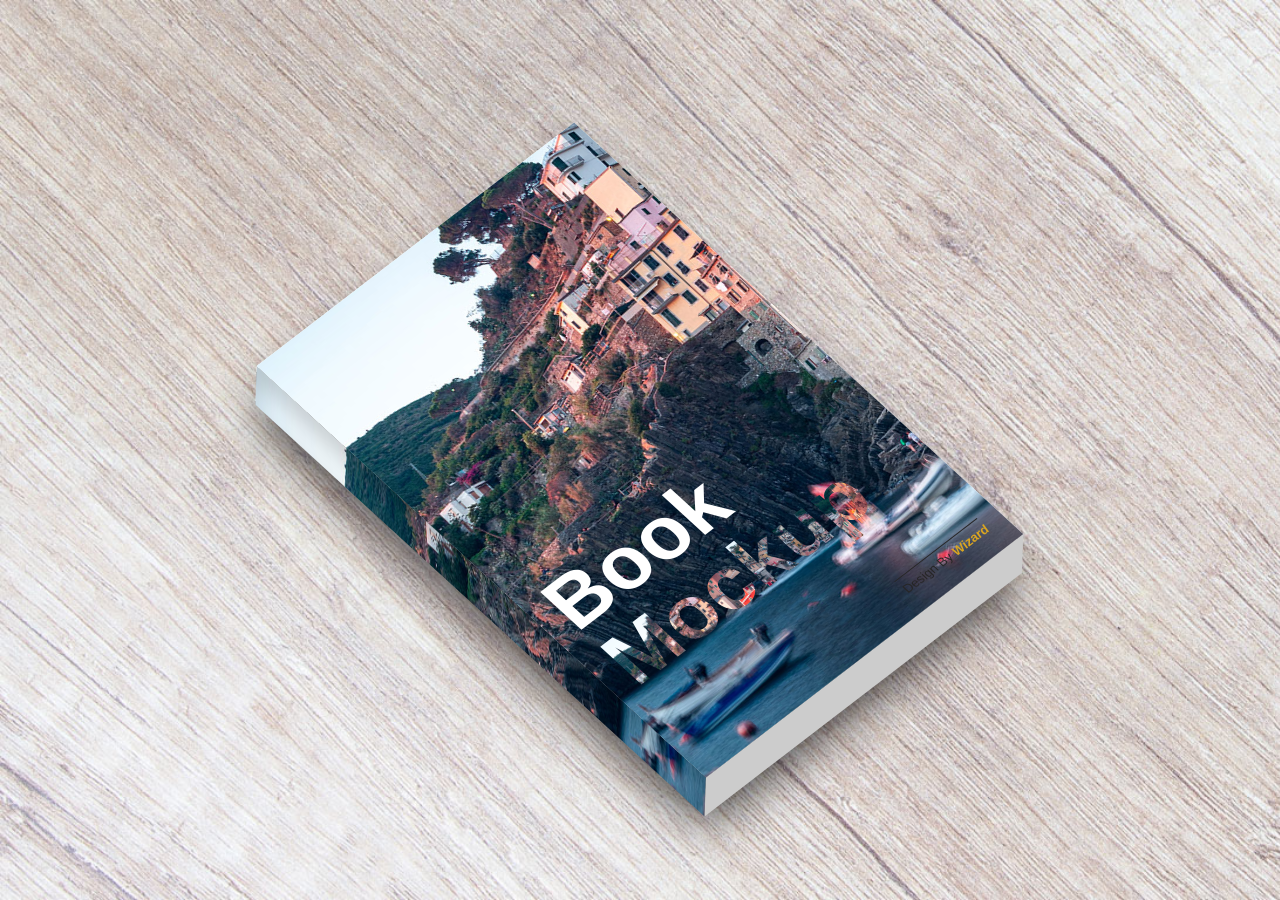
<file: book mockup/index.html>
<!DOCTYPE html>
<html lang="en">
<head>
    <meta charset="UTF-8">
    <meta name="viewport" content="width=device-width, initial-scale=1.0">
    <title>Book Mockup</title> 
    <link rel="stylesheet" href="style.css">
</head>
<body>
    <div class="book">
        <div class="cover"></div>
        <h2>Book <span>Mockup</span></h2>
        <span class="writer">Design By <i>Wizard</i></span>
    </div>
</body>
</html>
</file>
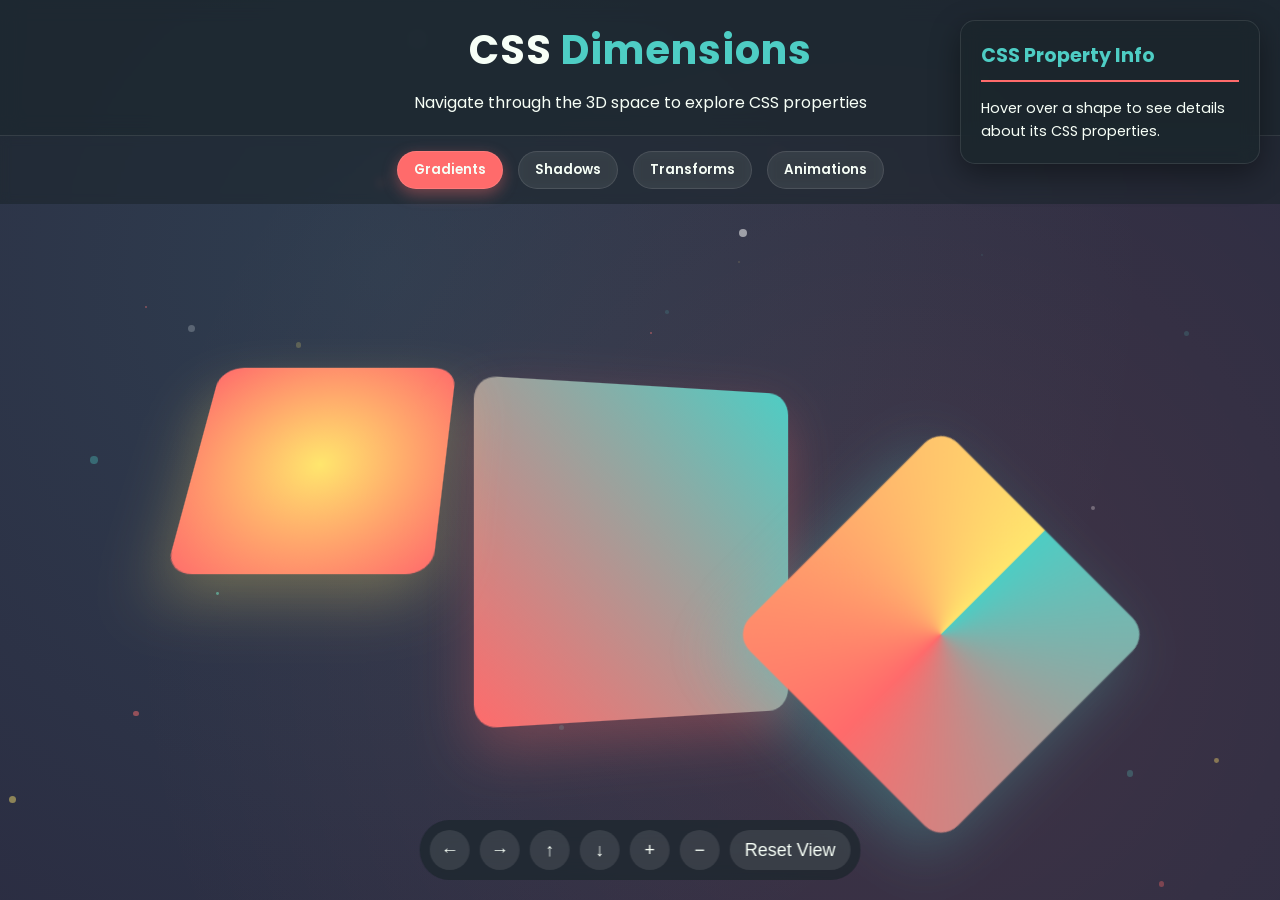
<file: css web/index.html>
<!DOCTYPE html>
<html lang="en">
<head>
    <meta charset="UTF-8">
    <meta name="viewport" content="width=device-width, initial-scale=1.0">
    <title>CSS 3D Learning Environment</title>
    <link rel="stylesheet" href="style.css">
</head>
<body>
    <div class="environment">
        <header>
            <h1>CSS <span>Dimensions</span></h1>
            <p>Navigate through the 3D space to explore CSS properties</p>
        </header>

        <div class="navigation">
            <button class="nav-btn active" data-section="gradients">Gradients</button>
            <button class="nav-btn" data-section="shadows">Shadows</button>
            <button class="nav-btn" data-section="transforms">Transforms</button>
            <button class="nav-btn" data-section="animations">Animations</button>
        </div>

        <div class="scene">
            <div class="world" id="world">
                <!-- Gradients Section -->
                <div class="section active" id="gradients">
                    <div class="shape shape-1">
                        <div class="code-snippet">
                            <pre>background: linear-gradient(45deg, #FF6B6B, #4ECDC4);</pre>
                        </div>
                    </div>
                    <div class="shape shape-2">
                        <div class="code-snippet">
                            <pre>background: radial-gradient(circle, #FFE66D, #FF6B6B);</pre>
                        </div>
                    </div>
                    <div class="shape shape-3">
                        <div class="code-snippet">
                            <pre>background: conic-gradient(from 0deg, #4ECDC4, #FF6B6B, #FFE66D);</pre>
                        </div>
                    </div>
                </div>

                <!-- Shadows Section -->
                <div class="section" id="shadows">
                    <div class="shape shadow-shape-1">
                        <div class="code-snippet">
                            <pre>box-shadow: 10px 10px 30px rgba(0,0,0,0.5);</pre>
                        </div>
                    </div>
                    <div class="shape shadow-shape-2">
                        <div class="code-snippet">
                            <pre>text-shadow: 2px 2px 8px rgba(78,205,196,0.8);</pre>
                        </div>
                    </div>
                    <div class="shape shadow-shape-3">
                        <div class="code-snippet">
                            <pre>filter: drop-shadow(0 0 15px rgba(255,107,107,0.7));</pre>
                        </div>
                    </div>
                </div>

                <!-- Transforms Section -->
                <div class="section" id="transforms">
                    <div class="shape transform-shape-1">
                        <div class="code-snippet">
                            <pre>transform: rotate3d(1, 1, 1, 45deg);</pre>
                        </div>
                    </div>
                    <div class="shape transform-shape-2">
                        <div class="code-snippet">
                            <pre>transform: scale3d(1.5, 0.8, 1);</pre>
                        </div>
                    </div>
                    <div class="shape transform-shape-3">
                        <div class="code-snippet">
                            <pre>transform: translate3d(20px, -30px, 50px);</pre>
                        </div>
                    </div>
                </div>

                <!-- Animations Section -->
                <div class="section" id="animations">
                    <div class="shape animation-shape-1">
                        <div class="code-snippet">
                            <pre>animation: float 3s ease-in-out infinite;</pre>
                        </div>
                    </div>
                    <div class="shape animation-shape-2">
                        <div class="code-snippet">
                            <pre>animation: pulse 2s cubic-bezier(0.4, 0, 0.6, 1) infinite;</pre>
                        </div>
                    </div>
                    <div class="shape animation-shape-3">
                        <div class="code-snippet">
                            <pre>animation: spin 4s linear infinite;</pre>
                        </div>
                    </div>
                </div>
            </div>
        </div>

        <div class="controls">
            <button id="rotate-left"><span>←</span></button>
            <button id="rotate-right"><span>→</span></button>
            <button id="rotate-up"><span>↑</span></button>
            <button id="rotate-down"><span>↓</span></button>
            <button id="zoom-in"><span>+</span></button>
            <button id="zoom-out"><span>−</span></button>
            <button id="reset-view"><span>Reset View</span></button>
        </div>

        <div class="property-info">
            <h2>CSS Property Info</h2>
            <div id="property-details">
                <p>Hover over a shape to see details about its CSS properties.</p>
            </div>
        </div>
    </div>

    <script src="script.js"></script>
</body>
</html>
</file>
<file: book mockup/style.css>
*
{
    margin: 0;
    padding: 0;
    box-sizing: border-box;
    font-family: Verdana, sans-serif;
}

body {
    display: flex;
    justify-content: center;
    align-items: center;
    min-height: 100vh;
    background: url(floor.jpg);
    background-attachment: fixed;
    background-size: cover;
}


.book {
    position: relative;
    width: 400px;
    height: 600px;
    background: #fff; 
    transform: rotate(-37.5deg) skewX(10deg);
    box-shadow: -35px 35px 50px rgba(0, 0, 0, 0.8);
    transition: transform 0.5s, box-shadow 0.5s; 
}

.book:hover {
    transform: rotate(-37.5deg) skewX(10deg) translate(20px, -20px);
    box-shadow: -50px 50px 100px rgba(0, 0, 0, 1);
}

.book:before {
    content: '';
    width: 30px;
    height: 100%; 
    background: url(bg.jpg);
    background-size: cover; 
    position: absolute;
    top: 0;
    left: 0;
    transform-origin: bottom left; 
    transform: skewY(-45deg) translate(-30px, -0px);
    box-shadow: inset -10px 0 20px rgba(0, 0, 0, 0.2);
}


.book:after {
    content: '';
    width: 100%;
    height: 30px; 
    background: #ccc; 
    position: absolute;
    bottom: 0;
    left: 0;
    transform-origin: bottom left;
    transform: skewX(-45deg) translate(0px, 30px); 
}


.book h2 {
    position: absolute;
    bottom: 100px;
    left: 20px;
    font-size: 5em;
    line-height: 1em;
    color: #fff;
    z-index: 10;
    pointer-events: none; 
}


.book h2 span {
    
    background: url(bg.jpg);
    background-size: cover; 
    background-attachment: fixed; 
    -webkit-background-clip: text;
    background-clip: text;
    color: transparent; 
    -webkit-text-fill-color: transparent; 
}


.book .writer {
    position: absolute;
    bottom: 20px;
    right: 20px;
    color: #262626;
    font-size: 0.8em;
    padding-top: 5px;
    font-weight: 500;
    border-top: 1px solid #262626;
    z-index: 10; 
}

.book .writer i {
    font-weight: 700;
    color: goldenrod;
}

.book .cover {
    position: absolute;
    top: 0;
    left: 0;
    width: 100%;
    height: 100%;
    background: url(bg.jpg);
    background-size: cover;
    z-index: 1; 
}
</file>
<file: css web/style.css>
@import url("https://fonts.googleapis.com/css2?family=Poppins:wght@300;400;600;700&family=Source+Code+Pro:wght@400;600&display=swap");

:root {
  --coral: #ff6b6b;
  --teal: #4ecdc4;
  --gold: #ffe66d;
  --navy: #1a535c;
  --light: #f7fff7;
  --dark: #2b2d42;
  --shadow-light: rgba(0, 0, 0, 0.1);
  --shadow-medium: rgba(0, 0, 0, 0.2);
  --shadow-dark: rgba(0, 0, 0, 0.4);
  --glass: rgba(255, 255, 255, 0.1);
  --glass-dark: rgba(0, 0, 0, 0.05);
}

* {
  margin: 0;
  padding: 0;
  box-sizing: border-box;
}

body {
  font-family: "Poppins", sans-serif;
  background: var(--dark);
  color: var(--light);
  overflow: hidden;
  height: 100vh;
  width: 100vw;
}

.environment {
  position: relative;
  height: 100vh;
  width: 100vw;
  overflow: hidden;
  display: flex;
  flex-direction: column;
}

header {
  padding: 20px;
  text-align: center;
  position: relative;
  z-index: 10;
  background: rgba(27, 38, 44, 0.8);
  backdrop-filter: blur(10px);
  border-bottom: 1px solid var(--glass);
}

h1 {
  font-size: 2.5rem;
  margin-bottom: 10px;
  letter-spacing: 1px;
}

h1 span {
  color: var(--teal);
  position: relative;
}

h1 span::after {
  content: "";
  position: absolute;
  bottom: 0;
  left: 0;
  width: 100%;
  height: 4px;
  background: var(--coral);
  transform: scaleX(0);
  transform-origin: right;
  transition: transform 0.5s ease;
}

h1:hover span::after {
  transform: scaleX(1);
  transform-origin: left;
}

.navigation {
  display: flex;
  justify-content: center;
  gap: 15px;
  padding: 15px;
  position: relative;
  z-index: 10;
  background: rgba(27, 38, 44, 0.6);
  backdrop-filter: blur(5px);
}

.nav-btn {
  background: var(--glass);
  border: 1px solid var(--glass);
  color: var(--light);
  padding: 8px 16px;
  border-radius: 20px;
  cursor: pointer;
  font-family: "Poppins", sans-serif;
  font-weight: 600;
  transition: all 0.3s ease;
  backdrop-filter: blur(5px);
}

.nav-btn:hover {
  background: var(--teal);
  transform: translateY(-3px);
  box-shadow: 0 5px 15px var(--shadow-medium);
}

.nav-btn.active {
  background: var(--coral);
  box-shadow: 0 5px 15px rgba(255, 107, 107, 0.4);
}

.scene {
  flex: 1;
  position: relative;
  perspective: 1000px;
  overflow: hidden;
}

.world {
  position: absolute;
  width: 100%;
  height: 100%;
  transform-style: preserve-3d;
  transition: transform 1s ease;
}

.section {
  position: absolute;
  width: 100%;
  height: 100%;
  transform-style: preserve-3d;
  opacity: 0;
  pointer-events: none;
  transition: opacity 1s ease;
}

.section.active {
  opacity: 1;
  pointer-events: all;
}

.shape {
  position: absolute;
  transform-style: preserve-3d;
  transition: transform 0.5s ease, box-shadow 0.5s ease;
  cursor: pointer;
  display: flex;
  align-items: center;
  justify-content: center;
  border-radius: 20px;
  overflow: hidden;
}

.shape:hover {
  transform: scale(1.05) translateZ(20px);
}

.code-snippet {
  position: absolute;
  background: rgba(0, 0, 0, 0.7);
  padding: 15px;
  border-radius: 10px;
  opacity: 0;
  transition: opacity 0.3s ease;
  transform: translateY(10px);
  max-width: 90%;
  overflow: hidden;
}

.shape:hover .code-snippet {
  opacity: 1;
  transform: translateY(0);
}

pre {
  font-family: "Source Code Pro", monospace;
  color: var(--light);
  font-size: 14px;
  white-space: pre-wrap;
}

/* Gradients Section */
#gradients .shape-1 {
  width: 300px;
  height: 300px;
  left: calc(50% - 150px);
  top: calc(50% - 150px);
  background: linear-gradient(45deg, var(--coral), var(--teal));
  transform: translateZ(100px) rotateY(20deg);
  box-shadow: 0 20px 50px rgba(255, 107, 107, 0.3);
  animation: float 6s ease-in-out infinite;
}

#gradients .shape-2 {
  width: 200px;
  height: 200px;
  left: calc(30% - 100px);
  top: calc(40% - 100px);
  background: radial-gradient(circle, var(--gold), var(--coral));
  transform: translateZ(200px) rotateX(30deg);
  box-shadow: 0 20px 50px rgba(255, 230, 109, 0.3);
  animation: float 8s ease-in-out infinite 1s;
}

#gradients .shape-3 {
  width: 250px;
  height: 250px;
  left: calc(70% - 125px);
  top: calc(60% - 125px);
  background: conic-gradient(from 0deg, var(--teal), var(--coral), var(--gold));
  transform: translateZ(150px) rotateZ(45deg);
  box-shadow: 0 20px 50px rgba(78, 205, 196, 0.3);
  animation: float 7s ease-in-out infinite 0.5s;
}

/* Shadows Section */
#shadows .shadow-shape-1 {
  width: 280px;
  height: 280px;
  left: calc(50% - 140px);
  top: calc(50% - 140px);
  background: var(--coral);
  transform: translateZ(120px) rotateY(-15deg);
  box-shadow: 10px 10px 30px rgba(0, 0, 0, 0.5);
  animation: float 5s ease-in-out infinite;
}

#shadows .shadow-shape-2 {
  width: 220px;
  height: 220px;
  left: calc(35% - 110px);
  top: calc(35% - 110px);
  background: var(--teal);
  transform: translateZ(180px) rotateX(20deg);
  box-shadow: 0 0 30px rgba(78, 205, 196, 0.8);
  animation: float 7s ease-in-out infinite 0.7s;
}

#shadows .shadow-shape-3 {
  width: 240px;
  height: 240px;
  left: calc(65% - 120px);
  top: calc(65% - 120px);
  background: var(--gold);
  transform: translateZ(150px) rotateZ(30deg);
  filter: drop-shadow(0 0 15px rgba(255, 107, 107, 0.7));
  animation: float 6s ease-in-out infinite 1.2s;
}

/* Transforms Section */
#transforms .transform-shape-1 {
  width: 260px;
  height: 260px;
  left: calc(50% - 130px);
  top: calc(50% - 130px);
  background: linear-gradient(135deg, var(--coral), var(--gold));
  transform: translateZ(130px) rotate3d(1, 1, 1, 45deg);
  box-shadow: 0 20px 40px var(--shadow-medium);
  animation: rotate3d 10s linear infinite;
}

#transforms .transform-shape-2 {
  width: 200px;
  height: 200px;
  left: calc(30% - 100px);
  top: calc(40% - 100px);
  background: linear-gradient(135deg, var(--teal), var(--navy));
  transform: translateZ(170px) scale3d(1.5, 0.8, 1);
  box-shadow: 0 20px 40px var(--shadow-medium);
  animation: pulse 8s ease-in-out infinite;
}

#transforms .transform-shape-3 {
  width: 220px;
  height: 220px;
  left: calc(70% - 110px);
  top: calc(60% - 110px);
  background: linear-gradient(135deg, var(--gold), var(--coral));
  transform: translate3d(20px, -30px, 150px);
  box-shadow: 0 20px 40px var(--shadow-medium);
  animation: translate3d 12s ease-in-out infinite;
}

/* Animations Section */
#animations .animation-shape-1 {
  width: 250px;
  height: 250px;
  left: calc(50% - 125px);
  top: calc(50% - 125px);
  background: linear-gradient(45deg, var(--coral), var(--gold));
  transform: translateZ(140px);
  box-shadow: 0 20px 40px var(--shadow-medium);
  animation: float 3s ease-in-out infinite;
}

#animations .animation-shape-2 {
  width: 180px;
  height: 180px;
  left: calc(35% - 90px);
  top: calc(35% - 90px);
  background: linear-gradient(45deg, var(--teal), var(--navy));
  transform: translateZ(190px);
  box-shadow: 0 20px 40px var(--shadow-medium);
  animation: pulse 2s cubic-bezier(0.4, 0, 0.6, 1) infinite;
}

#animations .animation-shape-3 {
  width: 200px;
  height: 200px;
  left: calc(65% - 100px);
  top: calc(65% - 100px);
  background: linear-gradient(45deg, var(--navy), var(--teal));
  transform: translateZ(160px);
  box-shadow: 0 20px 40px var(--shadow-medium);
  animation: spin 4s linear infinite;
}

/* Controls */
.controls {
  position: absolute;
  bottom: 20px;
  left: 50%;
  transform: translateX(-50%);
  display: flex;
  gap: 10px;
  z-index: 100;
  background: rgba(27, 38, 44, 0.7);
  padding: 10px;
  border-radius: 30px;
  backdrop-filter: blur(10px);
}

.controls button {
  width: 40px;
  height: 40px;
  border-radius: 50%;
  border: none;
  background: var(--glass);
  color: var(--light);
  font-size: 18px;
  cursor: pointer;
  display: flex;
  align-items: center;
  justify-content: center;
  transition: all 0.3s ease;
}

.controls button:hover {
  background: var(--teal);
  transform: translateY(-3px);
  box-shadow: 0 5px 15px var(--shadow-medium);
}

#reset-view {
  width: auto;
  border-radius: 20px;
  padding: 0 15px;
}

/* Property Info Panel */
.property-info {
  position: absolute;
  top: 20px;
  right: 20px;
  width: 300px;
  background: rgba(27, 38, 44, 0.8);
  backdrop-filter: blur(10px);
  border-radius: 15px;
  padding: 20px;
  z-index: 100;
  box-shadow: 0 10px 30px var(--shadow-dark);
  border: 1px solid var(--glass);
  transition: transform 0.3s ease, opacity 0.3s ease;
}

.property-info h2 {
  margin-bottom: 15px;
  color: var(--teal);
  font-size: 1.2rem;
  border-bottom: 2px solid var(--coral);
  padding-bottom: 10px;
}

#property-details {
  font-size: 0.9rem;
  line-height: 1.6;
}

/* Animations */
@keyframes float {
  0%,
  100% {
    transform: translateY(0) translateZ(var(--z, 100px));
  }
  50% {
    transform: translateY(-20px) translateZ(var(--z, 100px));
  }
}

@keyframes pulse {
  0%,
  100% {
    transform: scale(1) translateZ(var(--z, 100px));
  }
  50% {
    transform: scale(1.1) translateZ(var(--z, 100px));
  }
}

@keyframes spin {
  from {
    transform: rotateY(0) translateZ(var(--z, 100px));
  }
  to {
    transform: rotateY(360deg) translateZ(var(--z, 100px));
  }
}

@keyframes rotate3d {
  from {
    transform: rotate3d(1, 1, 1, 0deg) translateZ(var(--z, 100px));
  }
  to {
    transform: rotate3d(1, 1, 1, 360deg) translateZ(var(--z, 100px));
  }
}

@keyframes translate3d {
  0%,
  100% {
    transform: translate3d(20px, -30px, var(--z, 100px));
  }
  50% {
    transform: translate3d(-20px, 30px, var(--z, 100px));
  }
}

/* Responsive Design */
@media (max-width: 768px) {
  h1 {
    font-size: 2rem;
  }

  .navigation {
    flex-wrap: wrap;
  }

  .property-info {
    width: calc(100% - 40px);
    top: auto;
    bottom: 80px;
    right: 20px;
    max-height: 150px;
    overflow-y: auto;
  }

  .controls {
    flex-wrap: wrap;
    justify-content: center;
  }

  .shape {
    transform: scale(0.8);
  }

  pre {
    font-size: 12px;
  }
}

/* Background Particles */
.particle {
  position: absolute;
  border-radius: 50%;
  background: var(--glass);
  pointer-events: none;
  opacity: 0.5;
}

/* Additional Ambient Effects */
.environment::before {
  content: "";
  position: absolute;
  top: 0;
  left: 0;
  width: 100%;
  height: 100%;
  background: radial-gradient(circle at 30% 30%, rgba(78, 205, 196, 0.1), transparent 70%),
    radial-gradient(circle at 70% 70%, rgba(255, 107, 107, 0.1), transparent 70%);
  pointer-events: none;
  z-index: -1;
}

/* Glow effect for shapes */
.shape::before {
  content: "";
  position: absolute;
  top: -10px;
  left: -10px;
  right: -10px;
  bottom: -10px;
  border-radius: 30px;
  background: transparent;
  z-index: -1;
  transition: background 0.3s ease;
}

.shape:hover::before {
  background: radial-gradient(circle, rgba(255, 255, 255, 0.2), transparent 70%);
}
</file>
